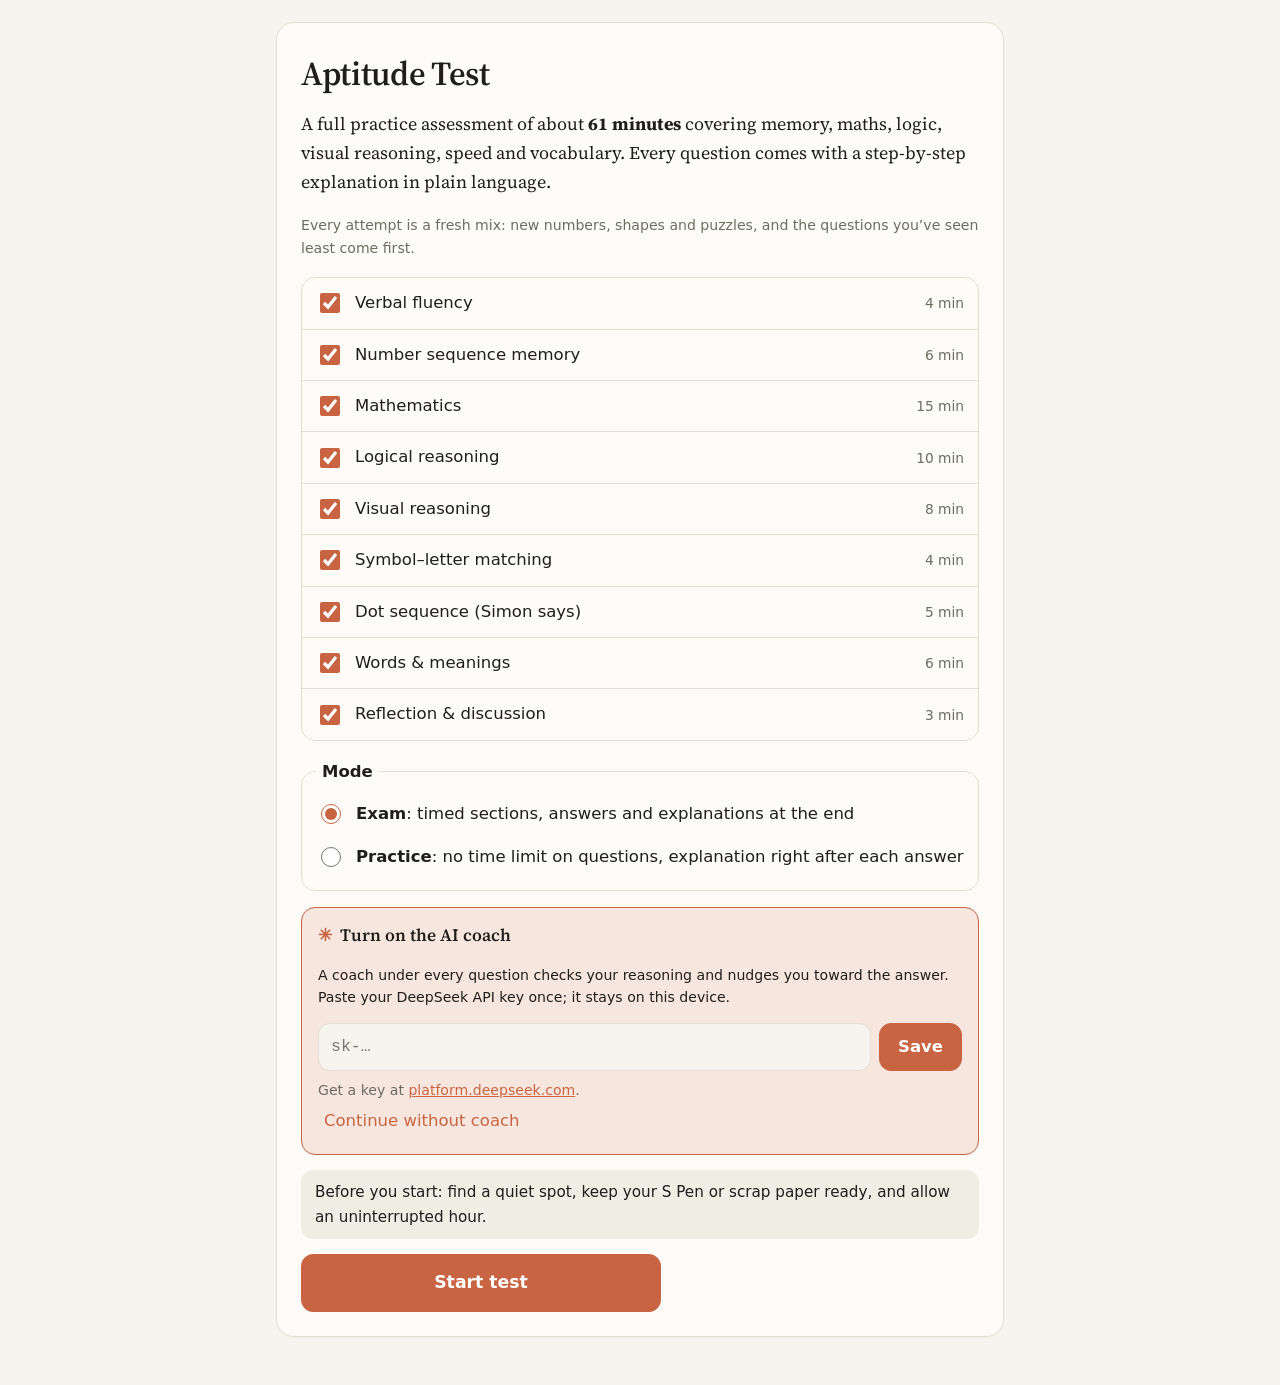
<file: index.html>
<!doctype html>
<html lang="en">
<head>
  <meta charset="utf-8">
  <meta name="viewport" content="width=device-width, initial-scale=1, viewport-fit=cover">
  <title>Aptitude Test</title>
  <meta name="description" content="A 1-hour aptitude test with an AI coach that guides your thinking: verbal fluency, number memory, maths, logic, visual reasoning, symbol matching, dot sequences and vocabulary.">
  <meta name="theme-color" content="#faf9f5" media="(prefers-color-scheme: light)">
  <meta name="theme-color" content="#262624" media="(prefers-color-scheme: dark)">
  <meta name="mobile-web-app-capable" content="yes">
  <link rel="preconnect" href="https://fonts.googleapis.com">
  <link rel="preconnect" href="https://fonts.gstatic.com" crossorigin>
  <link href="https://fonts.googleapis.com/css2?family=Source+Serif+4:opsz,wght@8..60,400;8..60,600&display=swap" rel="stylesheet">
  <link rel="stylesheet" href="styles.css">
</head>
<body>
  <header id="hdr" class="hdr" hidden>
    <button id="hdr-home" class="icon-btn" title="Back to start" aria-label="Back to start">⌂</button>
    <span id="hdr-section" class="sec"></span>
    <span id="hdr-timer" class="timer"></span>
    <span id="hdr-total" class="total"></span>
    <button id="hdr-skip" class="link" hidden>Skip</button>
    <button id="hdr-settings" class="icon-btn" title="Settings" aria-label="Settings">⚙</button>
  </header>
  <main id="app"></main>
  <dialog id="settings"></dialog>
  <noscript>This test needs JavaScript enabled.</noscript>
  <script src="generators.js"></script>
  <script src="questions.js"></script>
  <script src="coach.js"></script>
  <script src="scratch.js"></script>
  <script src="app.js"></script>
</body>
</html>
</file>
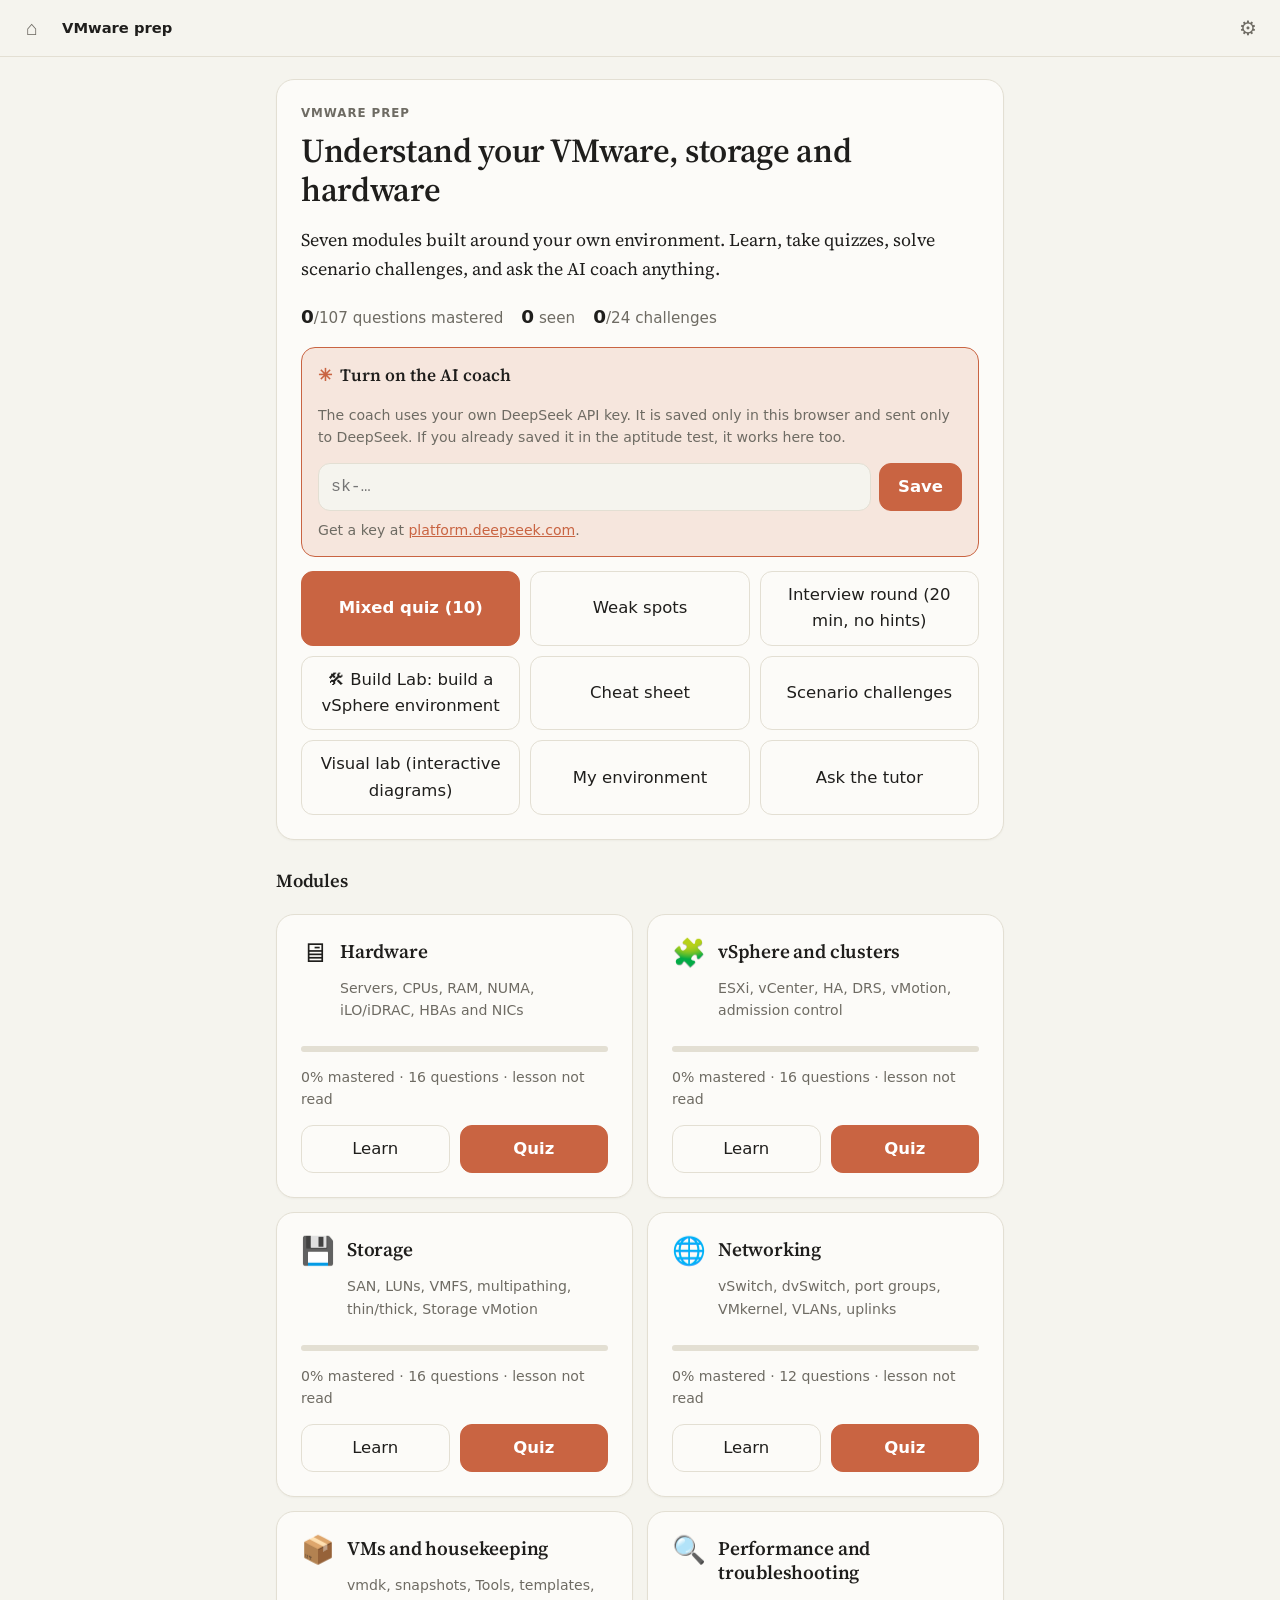
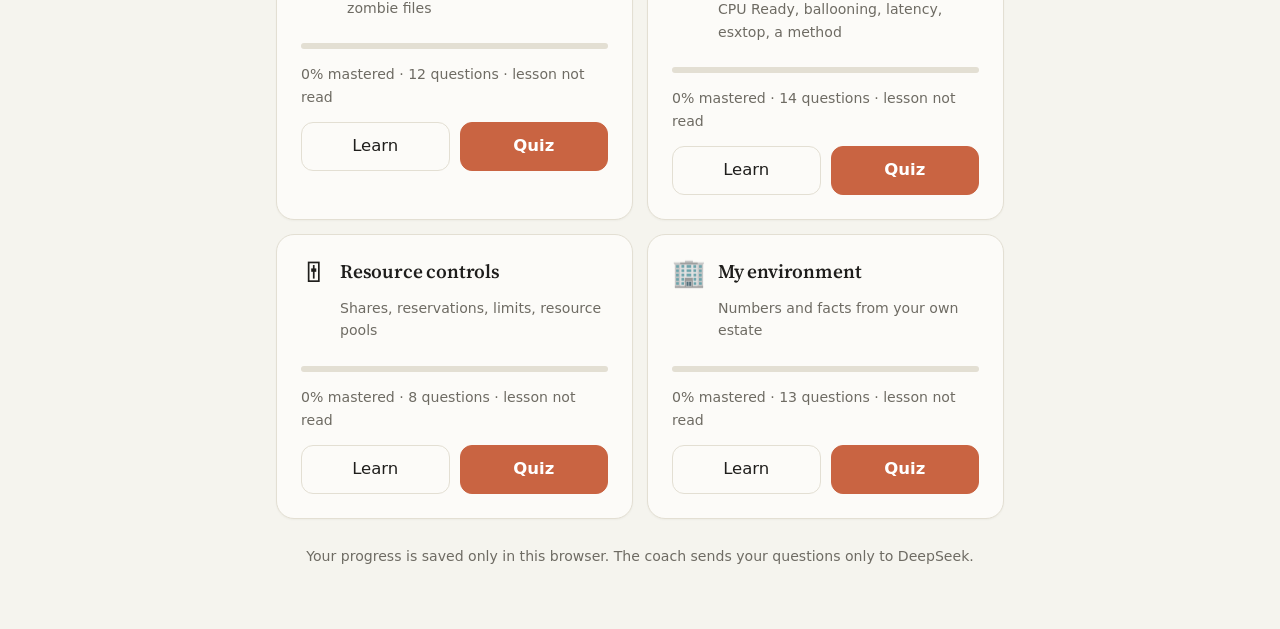
<file: vmware/index.html>
<!doctype html>
<html lang="en">
<head>
  <meta charset="utf-8">
  <meta name="viewport" content="width=device-width, initial-scale=1, viewport-fit=cover">
  <title>VMware Prep</title>
  <meta name="description" content="Learn VMware vSphere, storage and server hardware from the basics, using your own environment: lessons, quizzes, scenario challenges and an AI coach.">
  <meta name="theme-color" content="#faf9f5" media="(prefers-color-scheme: light)">
  <meta name="theme-color" content="#262624" media="(prefers-color-scheme: dark)">
  <meta name="mobile-web-app-capable" content="yes">
  <link rel="preconnect" href="https://fonts.googleapis.com">
  <link rel="preconnect" href="https://fonts.gstatic.com" crossorigin>
  <link href="https://fonts.googleapis.com/css2?family=Source+Serif+4:opsz,wght@8..60,400;8..60,600&display=swap" rel="stylesheet">
  <link rel="stylesheet" href="../styles.css">
  <link rel="stylesheet" href="vmware.css">
</head>
<body>
  <header id="hdr" class="hdr" hidden>
    <button id="hdr-home" class="icon-btn" title="Home" aria-label="Home">⌂</button>
    <span id="hdr-section" class="sec"></span>
    <span id="hdr-timer" class="timer"></span>
    <button id="hdr-settings" class="icon-btn" title="Settings" aria-label="Settings">⚙</button>
  </header>
  <main id="app"></main>
  <dialog id="settings"></dialog>
  <noscript>This app needs JavaScript enabled.</noscript>
  <script src="data-lessons.js"></script>
  <script src="data-questions.js"></script>
  <script src="data-challenges.js"></script>
  <script src="coach.js"></script>
  <script src="diagrams.js"></script>
  <script src="diagrams-more.js"></script>
  <script src="buildlab.js"></script>
  <script src="app.js"></script>
</body>
</html>
</file>
<file: styles.css>
/* Warm, calm theme: cream paper, terracotta accent, serif reading text. */
:root {
  --bg: #f5f4ee;
  --bg-soft: #efede4;
  --card: #fcfbf8;
  --ink: #1f1e1c;
  --muted: #6e6b63;
  --line: #e3dfd3;
  --accent: #c96442;
  --accent-hover: #b4573a;
  --accent-ink: #ffffff;
  --accent-soft: #f6e6dd;
  --ok: #3d7a55;
  --ok-soft: #e3efe4;
  --bad: #b5432f;
  --bad-soft: #f8e3dd;
  --c1: #c96442; --c2: #4f7aa6; --c3: #4f8a5b; --c4: #8a63a8;
  --radius: 18px;
  --serif: "Source Serif 4", "Iowan Old Style", Georgia, "Times New Roman", serif;
  --sans: system-ui, -apple-system, "Segoe UI", Roboto, "Helvetica Neue", sans-serif;
  color-scheme: light;
}
@media (prefers-color-scheme: dark) {
  :root:not([data-theme="light"]) {
    --bg: #262624; --bg-soft: #2c2c2a; --card: #30302e; --ink: #f2f0e8; --muted: #a8a49a; --line: #45443f;
    --accent: #d97757; --accent-hover: #e48a6c; --accent-ink: #1f1e1c; --accent-soft: #4a3329;
    --ok: #7fc495; --ok-soft: #2b3a2f; --bad: #f08c76; --bad-soft: #4a2c26;
    --c1: #e08a6a; --c2: #86aed6; --c3: #86c294; --c4: #c3a0e0;
    color-scheme: dark;
  }
}
:root[data-theme="dark"] {
  --bg: #262624; --bg-soft: #2c2c2a; --card: #30302e; --ink: #f2f0e8; --muted: #a8a49a; --line: #45443f;
  --accent: #d97757; --accent-hover: #e48a6c; --accent-ink: #1f1e1c; --accent-soft: #4a3329;
  --ok: #7fc495; --ok-soft: #2b3a2f; --bad: #f08c76; --bad-soft: #4a2c26;
  --c1: #e08a6a; --c2: #86aed6; --c3: #86c294; --c4: #c3a0e0;
  color-scheme: dark;
}

* { box-sizing: border-box; }
html { -webkit-text-size-adjust: 100%; -webkit-tap-highlight-color: transparent; }
body { margin: 0; background: var(--bg); color: var(--ink); font: 16.5px/1.6 var(--sans); }
main { max-width: 760px; margin: 0 auto; padding: 8px 16px calc(48px + env(safe-area-inset-bottom)); }
h1, h2, h3 { font-family: var(--serif); font-weight: 600; letter-spacing: -.01em; }
h1 { font-size: 2.1rem; margin: 0 0 .35em; line-height: 1.15; }
h2 { font-size: 1.45rem; margin: 0 0 .5em; line-height: 1.25; }
h3 { margin: 1.6em 0 .6em; font-size: 1.15rem; }
a { color: var(--accent); }
kbd { border: 1px solid var(--line); border-bottom-width: 2px; border-radius: 5px; padding: 0 .35em; font-size: .88em; }
code { background: var(--bg-soft); border-radius: 5px; padding: 0 .3em; font-size: .9em; }
.muted { color: var(--muted); }
.small { font-size: .88rem; }

.card { background: var(--card); border: 1px solid var(--line); border-radius: var(--radius); padding: 24px; margin-top: 14px; box-shadow: 0 1px 2px rgb(60 50 30 / .04); }
.card.center { text-align: center; }
.kicker { text-transform: uppercase; letter-spacing: .08em; font-size: .74rem; font-weight: 600; color: var(--muted); margin: 0 0 .7em; }
.lead { font-family: var(--serif); font-size: 1.12rem; }
.tip { background: var(--bg-soft); border-radius: 12px; padding: 10px 14px; font-size: .95rem; }
.spark { color: var(--accent); font-weight: 700; }

/* header */
.hdr {
  position: sticky; top: 0; z-index: 10; display: flex; align-items: center; gap: 10px;
  padding: 8px 12px; padding-top: calc(8px + env(safe-area-inset-top));
  background: color-mix(in srgb, var(--bg) 88%, transparent); backdrop-filter: blur(10px);
  border-bottom: 1px solid var(--line); font-size: .92rem;
}
.hdr[hidden] { display: none; }
.hdr .sec { font-weight: 600; flex: 1; min-width: 0; overflow: hidden; text-overflow: ellipsis; white-space: nowrap; }
.hdr .timer { font-variant-numeric: tabular-nums; font-weight: 700; }
.hdr .timer.warn { color: var(--bad); }
.hdr .total { color: var(--muted); font-variant-numeric: tabular-nums; }
.icon-btn { background: none; border: 0; color: var(--muted); font-size: 1.25rem; width: 40px; height: 40px; border-radius: 10px; cursor: pointer; }
.icon-btn:hover { background: var(--bg-soft); color: var(--ink); }
.link { background: none; border: 0; color: var(--accent); cursor: pointer; font: inherit; padding: 6px; }
@media (max-width: 560px) { .hdr .total { display: none; } }

/* buttons */
.btn {
  font: inherit; font-weight: 500; border: 1px solid var(--line); background: var(--card); color: var(--ink);
  padding: 10px 18px; border-radius: 12px; cursor: pointer; min-height: 46px; touch-action: manipulation;
}
.btn:hover:not(:disabled) { border-color: var(--accent); }
.btn:disabled { opacity: .45; cursor: default; }
.btn.primary { background: var(--accent); color: var(--accent-ink); border-color: var(--accent); font-weight: 600; }
.btn.primary:hover:not(:disabled) { background: var(--accent-hover); border-color: var(--accent-hover); }
.btn.ghost { background: transparent; min-height: 38px; padding: 6px 12px; }
.btn.big { font-size: 1.08rem; padding: 14px 28px; width: 100%; max-width: 360px; }
button:focus-visible, input:focus-visible, textarea:focus-visible, select:focus-visible, summary:focus-visible { outline: 3px solid color-mix(in srgb, var(--accent) 60%, transparent); outline-offset: 2px; }
input, textarea, select { font: inherit; color: var(--ink); }

/* start screen */
.hero h1 { margin-top: .2em; }
.toc { list-style: none; padding: 0; margin: 18px 0; border: 1px solid var(--line); border-radius: 14px; overflow: hidden; background: var(--card); }
.toc li + li { border-top: 1px solid var(--line); }
.toc label { display: flex; gap: 12px; align-items: center; padding: 12px 14px; cursor: pointer; min-height: 50px; }
.toc label span { flex: 1; }
.toc small { color: var(--muted); font-variant-numeric: tabular-nums; }
.toc input, .mode input { width: 20px; height: 20px; accent-color: var(--accent); flex: none; }
.mode { border: 1px solid var(--line); border-radius: 14px; padding: 8px 14px 12px; margin: 0 0 16px; }
.mode legend { font-weight: 600; padding: 0 6px; }
.mode label { display: flex; gap: 12px; align-items: flex-start; padding: 8px 0; cursor: pointer; }
.mode input { margin-top: .2em; }
.coach-setup:empty { display: none; }
.coach-card { border: 1px solid var(--accent); background: var(--accent-soft); border-radius: 14px; padding: 14px 16px; margin: 0 0 14px; }
.coach-card .coach-title { margin: 0 0 4px; }
.coach-ok { display: flex; gap: 10px; align-items: flex-start; background: var(--bg-soft); border-radius: 12px; padding: 10px 14px; margin: 0 0 14px; font-size: .95rem; }
.coach-ok span:nth-child(2) { flex: 1; }

/* questions */
.qtext { font-family: var(--serif); font-size: 1.2rem; line-height: 1.5; margin-bottom: 18px; }
.qtext.sm { font-size: 1.05rem; margin: 10px 0; }
.qtext ul { margin: .5em 0; padding-left: 1.3em; }
.seq { font-size: 1.45rem; font-weight: 600; letter-spacing: .03em; margin: .45em 0 0; font-variant-numeric: tabular-nums; }
.options { display: grid; gap: 10px; }
.options.visual { grid-template-columns: repeat(4, minmax(0, 1fr)); }
.opt {
  display: flex; align-items: center; gap: 14px; text-align: left; font: inherit; color: var(--ink);
  background: var(--card); border: 1.5px solid var(--line); border-radius: 14px; padding: 12px 14px; cursor: pointer;
  min-height: 56px; touch-action: manipulation; transition: border-color .12s, background .12s;
}
.opt:hover:not(:disabled) { border-color: var(--accent); }
.opt .lbl {
  flex: none; width: 30px; height: 30px; border-radius: 50%; display: grid; place-items: center;
  background: var(--bg-soft); font-weight: 700; font-size: .85rem; color: var(--muted);
}
.opt.sel { border-color: var(--accent); background: var(--accent-soft); }
.opt.sel .lbl { background: var(--accent); color: var(--accent-ink); }
.opt.right { border-color: var(--ok); background: var(--ok-soft); }
.opt.right .lbl { background: var(--ok); color: var(--card); }
.opt.wrong { border-color: var(--bad); background: var(--bad-soft); }
.opt:disabled { cursor: default; }
.options.visual .opt { flex-direction: column; padding: 8px; gap: 6px; }
.options.visual .otext { width: 100%; }
.options.mini { grid-template-columns: repeat(4, minmax(0, 72px)); margin: 8px 0; }
.options.mini .opt { cursor: default; min-height: 0; }

.fig { display: block; width: 100%; height: auto; }
.fig .frame { fill: var(--card); stroke: var(--line); stroke-width: 1.5; }
.fig .frame.dashed { stroke-dasharray: 4 3; stroke: var(--muted); }
.fig .qm { font: 700 24px var(--serif); fill: var(--muted); }
.fig .gridline { stroke: var(--line); stroke-width: 1; fill: none; }
.fig .ink { fill: var(--ink); }
.fig .ink-outline { fill: var(--accent-soft); stroke: var(--ink); stroke-width: 2; }
.fig .shade { fill: var(--c1); opacity: .6; }
.fig .cell { fill: none; stroke: var(--line); stroke-width: 1.2; }
.fig .dot { fill: var(--ink); stroke: var(--card); stroke-width: 1; }
.figure { margin: 0 0 18px; }
.target { display: flex; align-items: center; gap: 12px; max-width: 240px; }
.target span { font-weight: 600; color: var(--muted); }
.target .fig { width: 120px; border: 2px dashed var(--line); border-radius: 14px; }
.seqrow { display: flex; align-items: center; gap: 4px; max-width: 520px; }
.seqrow .fig { flex: 1; min-width: 0; }
.seqrow .arrow { color: var(--muted); font-size: .85rem; }

.nav {
  position: sticky; bottom: 0; z-index: 4; display: flex; justify-content: space-between; gap: 10px;
  margin: 18px -24px -24px; padding: 12px 24px calc(12px + env(safe-area-inset-bottom));
  background: color-mix(in srgb, var(--card) 92%, transparent); backdrop-filter: blur(8px);
  border-top: 1px solid var(--line); border-radius: 0 0 var(--radius) var(--radius);
}
.nav .btn { flex: 1; max-width: 220px; }
.nav .btn.primary { margin-left: auto; }
.pips { display: flex; flex-wrap: wrap; gap: 6px; margin-top: 18px; }
.pip {
  width: 34px; height: 34px; border-radius: 9px; border: 1px solid var(--line); background: var(--card);
  color: var(--muted); font: inherit; font-size: .8rem; cursor: pointer;
}
.pip.done { background: var(--accent-soft); color: var(--ink); }
.pip.cur { border: 2px solid var(--accent); color: var(--ink); font-weight: 700; }

.feedback { margin-top: 16px; border-radius: 14px; padding: 12px 16px; }
.feedback.ok { background: var(--ok-soft); }
.feedback.bad { background: var(--bad-soft); }
.verdict { font-weight: 600; margin: 0 0 .4em; }
.steps { margin: .4em 0; padding-left: 1.3em; }
.steps li { margin: .35em 0; }
.trick { margin: .6em 0 0; padding: 8px 12px; border-left: 3px solid var(--accent); background: var(--card); border-radius: 0 10px 10px 0; }

/* ---------- AI coach ---------- */
.coach { margin-top: 18px; border: 1px solid var(--line); border-radius: 16px; background: var(--bg-soft); overflow: hidden; }
.coach-head {
  display: flex; width: 100%; align-items: center; justify-content: space-between; gap: 10px;
  padding: 12px 16px; background: none; border: 0; color: var(--ink); font: inherit; cursor: pointer; text-align: left; min-height: 52px;
}
div.coach-head { cursor: default; }
.coach-title { font-family: var(--serif); font-weight: 600; font-size: 1.08rem; display: flex; align-items: center; gap: 8px; }
.coach .keyform, .coach-body { padding: 0 16px 14px; }
.coach:not(.open) .coach-body { display: none; }
.coach-intro { margin: 0 0 10px; color: var(--muted); font-size: .95rem; }
.msgs { display: flex; flex-direction: column; gap: 10px; max-height: min(55vh, 460px); overflow-y: auto; overscroll-behavior: contain; }
.msgs:empty { display: none; }
.msg { display: flex; }
.msg.user { justify-content: flex-end; }
.msg .bubble { max-width: 88%; padding: 10px 14px; border-radius: 16px; line-height: 1.55; overflow-wrap: anywhere; }
.msg.user .bubble { background: var(--accent-soft); border-bottom-right-radius: 6px; }
.msg.assistant .bubble { background: var(--card); border: 1px solid var(--line); border-bottom-left-radius: 6px; font-family: var(--serif); font-size: 1.04rem; }
.bubble p { margin: 0 0 .5em; }
.bubble p:last-child { margin-bottom: 0; }
.bubble ul, .bubble ol { margin: .3em 0 .5em; padding-left: 1.3em; }
.typing { display: inline-flex; gap: 4px; padding: 4px 0; }
.typing i { width: 7px; height: 7px; border-radius: 50%; background: var(--muted); animation: blink 1.2s infinite; }
.typing i:nth-child(2) { animation-delay: .2s; }
.typing i:nth-child(3) { animation-delay: .4s; }
@keyframes blink { 0%, 80%, 100% { opacity: .25; } 40% { opacity: 1; } }
.coach-err { color: var(--bad); font-size: .92rem; margin: 10px 0 0; }
.chips-row { display: flex; gap: 8px; overflow-x: auto; padding: 12px 0 10px; scrollbar-width: none; }
.chips-row::-webkit-scrollbar { display: none; }
.chip-btn {
  flex: none; font: inherit; font-size: .88rem; color: var(--ink); background: var(--card); border: 1px solid var(--line);
  border-radius: 999px; padding: 8px 14px; cursor: pointer; white-space: nowrap; min-height: 40px;
}
.chip-btn:hover { border-color: var(--accent); }
.ask { display: flex; gap: 8px; align-items: flex-end; background: var(--card); border: 1.5px solid var(--line); border-radius: 16px; padding: 6px 6px 6px 12px; }
.ask:focus-within { border-color: var(--accent); }
.ask textarea {
  flex: 1; border: 0; background: transparent; resize: none; min-height: 64px; max-height: 220px; padding: 8px 0;
  font-size: 1.05rem; line-height: 1.5; outline: none;
}
.send { min-width: 46px; width: 46px; height: 46px; padding: 0; border-radius: 12px; font-size: 1.25rem; }
.keyform .row input { font-family: ui-monospace, monospace; }
.keymsg { margin: 8px 0 0; }

/* ---------- scratch paper ---------- */
.scratch { margin-top: 12px; border: 1px solid var(--line); border-radius: 16px; background: var(--card); }
.scratch summary { cursor: pointer; padding: 12px 16px; font-weight: 600; min-height: 50px; display: flex; align-items: center; list-style: none; }
.scratch summary::-webkit-details-marker { display: none; }
.scratch summary::after { content: '▾'; margin-left: auto; color: var(--muted); transition: transform .15s; }
.scratch[open] summary::after { transform: rotate(180deg); }
#scratch { padding: 0 12px 12px; }
.scratch-bar { display: flex; gap: 8px; align-items: center; margin-bottom: 8px; flex-wrap: wrap; }
.seg { display: inline-flex; border: 1px solid var(--line); border-radius: 10px; overflow: hidden; margin-right: auto; }
.seg button { font: inherit; font-size: .9rem; border: 0; background: var(--card); color: var(--ink); padding: 8px 14px; cursor: pointer; min-height: 38px; }
.seg button.on { background: var(--accent-soft); color: var(--accent); font-weight: 600; }
.scratch-canvas {
  display: block; width: 100%; aspect-ratio: 4 / 3; max-height: 70vh; border-radius: 12px; touch-action: none; cursor: crosshair;
  border: 1px solid var(--line);
  background-color: var(--card);
  background-image: linear-gradient(var(--bg-soft) 1px, transparent 1px), linear-gradient(90deg, var(--bg-soft) 1px, transparent 1px);
  background-size: 24px 24px;
}
.scratch-hint { margin: 6px 2px 0; }

/* memory */
.flash { font-family: var(--serif); font-size: 5.5rem; font-weight: 600; height: 7rem; line-height: 7rem; font-variant-numeric: tabular-nums; }
.digits { font-size: 1.9rem; letter-spacing: .3em; text-align: center; width: 100%; max-width: 320px; padding: 12px; border: 1.5px solid var(--line); border-radius: 14px; background: var(--bg); color: var(--ink); display: block; margin: 0 auto 12px; }
.board { position: relative; width: 100%; max-width: 380px; aspect-ratio: 1; margin: 12px auto; background: var(--bg-soft); border: 1px solid var(--line); border-radius: 18px; touch-action: manipulation; }
.spot {
  position: absolute; width: 16%; aspect-ratio: 1; transform: translate(-50%, -50%); border-radius: 50%;
  border: 2px solid var(--line); background: var(--card); padding: 0; transition: background .12s, transform .12s;
}
.board.live .spot { cursor: pointer; }
.spot.lit { background: var(--accent); border-color: var(--accent); transform: translate(-50%, -50%) scale(1.12); }
.big-verdict { font-family: var(--serif); font-size: 1.7rem; font-weight: 600; margin: .4em 0; }
.big-verdict.ok { color: var(--ok); }
.big-verdict.bad { color: var(--bad); }

/* coding */
.codekey { display: grid; grid-template-columns: repeat(9, minmax(0, 1fr)); border: 1px solid var(--line); border-radius: 12px; overflow: hidden; margin: 14px 0; background: var(--card); }
.codekey div { display: flex; flex-direction: column; align-items: center; padding: 6px 0; font-weight: 700; }
.codekey div + div { border-left: 1px solid var(--line); }
.codekey .sym { font-size: 1.4rem; border-bottom: 1px solid var(--line); width: 100%; text-align: center; padding-bottom: 4px; margin-bottom: 4px; }
.prompt { font-size: 4.5rem; font-weight: 700; line-height: 1.2; margin: 10px 0; border-radius: 16px; }
.prompt.ok { animation: okflash .35s; }
.prompt.bad { animation: badflash .35s; }
@keyframes okflash { from { background: var(--ok-soft); } }
@keyframes badflash { from { background: var(--bad-soft); } }
.choices { display: grid; grid-template-columns: repeat(9, minmax(0, 1fr)); gap: 6px; }
.choice { padding: 10px 0; font-size: 1.3rem; font-weight: 700; min-height: 54px; }

/* fluency */
.row { display: flex; gap: 8px; }
.row.gap { flex-wrap: wrap; gap: 10px; margin-top: 18px; }
.row input { flex: 1; min-width: 0; padding: 10px 12px; border: 1.5px solid var(--line); border-radius: 12px; background: var(--bg); min-height: 46px; }
.chips { display: flex; flex-wrap: wrap; gap: 6px; }
.chip { background: var(--accent-soft); border-radius: 999px; padding: 3px 12px; font-size: .92rem; }
.chip.x { background: var(--bad-soft); text-decoration: line-through; color: var(--muted); }

/* reflection */
.reflect { display: block; margin: 0 0 16px; }
.reflect span { display: block; font-weight: 600; margin-bottom: 6px; }
.reflect textarea { width: 100%; padding: 10px; border: 1.5px solid var(--line); border-radius: 12px; background: var(--bg); resize: vertical; min-height: 84px; }

/* results */
.score { display: flex; align-items: baseline; gap: 14px; flex-wrap: wrap; margin: 12px 0 18px; }
.score .num { font-family: var(--serif); font-size: 3.2rem; font-weight: 600; color: var(--accent); line-height: 1; }
.summary { width: 100%; border-collapse: collapse; }
.summary th, .summary td { text-align: left; vertical-align: top; padding: 10px 6px; border-top: 1px solid var(--line); }
.summary th { width: 38%; font-weight: 600; }
.meter { height: 6px; background: var(--line); border-radius: 3px; margin-top: 6px; overflow: hidden; max-width: 220px; }
.meter span { display: block; height: 100%; background: var(--accent); }
.rev { border: 1px solid var(--line); border-radius: 12px; padding: 10px 14px; margin: 8px 0; }
.rev.bad { border-color: var(--bad); }
.rev summary { cursor: pointer; font-weight: 600; }
.rev[open] summary { margin-bottom: 6px; }

/* settings dialog */
dialog { border: 1px solid var(--line); border-radius: var(--radius); background: var(--card); color: var(--ink); padding: 22px; width: min(480px, calc(100vw - 32px)); }
dialog::backdrop { background: rgb(20 18 15 / .45); }
.settings h2 { margin-top: 0; }
.field { display: grid; gap: 6px; margin: 14px 0; }
.field span { font-weight: 600; }
.field select { padding: 10px; border: 1.5px solid var(--line); border-radius: 12px; background: var(--bg); min-height: 46px; }

/* phones */
@media (max-width: 560px) {
  main { padding-left: 12px; padding-right: 12px; }
  .card { padding: 18px 16px; border-radius: 16px; }
  .nav { margin: 16px -16px -18px; padding-left: 16px; padding-right: 16px; border-radius: 0 0 16px 16px; }
  h1 { font-size: 1.8rem; }
  .qtext { font-size: 1.13rem; }
  .options.visual { grid-template-columns: repeat(2, minmax(0, 1fr)); }
  .choices { grid-template-columns: repeat(5, minmax(0, 1fr)); }
  .codekey .sym { font-size: 1.1rem; }
  .summary th, .summary td { display: block; width: 100%; padding: 4px 0; }
  .summary td { border-top: 0; padding-bottom: 12px; }
}

@media print {
  .hdr, .btn, .coach, .scratch, .nav { display: none !important; }
  .card { border: 0; padding: 0; box-shadow: none; }
}
</file>
<file: vmware/vmware.css>
/* VMware prep: small additions on top of ../styles.css */
.stat-line { display: flex; flex-wrap: wrap; gap: 6px 18px; margin: 10px 0 16px; color: var(--muted); font-size: .95rem; }
.stat-line strong { color: var(--ink); font-size: 1.15rem; }
.actions { display: grid; grid-template-columns: repeat(auto-fit, minmax(210px, 1fr)); gap: 10px; margin-top: 6px; }
.sect { margin: 26px 0 4px; }
.mods { display: grid; grid-template-columns: repeat(auto-fit, minmax(300px, 1fr)); gap: 0 14px; }
.mod h2 { margin: 0; font-size: 1.2rem; }
.mod-head { display: flex; gap: 12px; align-items: flex-start; margin-bottom: 10px; }
.mod-ic { font-size: 1.7rem; line-height: 1; }
.mod .row.gap { margin-top: 10px; }
.mod .row.gap .btn { flex: 1; }
.foot { text-align: center; margin-top: 26px; }
p.center { text-align: center; }
.prose p { margin: .5em 0; }
.prose ul, .prose ol { padding-left: 1.3em; margin: .5em 0; }
.prose li { margin: .35em 0; }
.card h2 + .prose { margin-top: .2em; }
.yours { border-color: var(--accent); background: var(--accent-soft); }
.yours p:last-child { margin-bottom: 0; }
.summary.wide { min-width: 560px; }
.summary.wide th { width: auto; }
.scrollx { overflow-x: auto; }
.chal { display: flex; flex-direction: column; align-items: flex-start; gap: 4px; width: 100%; text-align: left; font: inherit; color: var(--ink); cursor: pointer; margin-top: 10px; padding: 16px 18px; }
.chal:hover { border-color: var(--accent); }
.chal-t { font-family: var(--serif); font-size: 1.1rem; font-weight: 600; }
.tag { display: inline-block; border-radius: 999px; padding: 1px 10px; font-size: .74rem; font-weight: 600; letter-spacing: .04em; text-transform: uppercase; background: var(--bg-soft); color: var(--muted); }
.tag.l1 { background: var(--ok-soft); color: var(--ok); }
.tag.l2 { background: var(--accent-soft); color: var(--accent); }
.tag.l3 { background: var(--bad-soft); color: var(--bad); }
.checks { display: grid; gap: 8px; margin: 10px 0; }
.chk { display: flex; gap: 12px; align-items: flex-start; padding: 8px 4px; cursor: pointer; }
.chk input { width: 20px; height: 20px; accent-color: var(--accent); margin-top: .2em; flex: none; }
.score-line { margin: 4px 0 18px; }
.model { background: var(--bg-soft); border-radius: 12px; padding: 12px 14px; font-family: var(--serif); }
.nav { margin-top: 18px; }
#coach { margin-top: 14px; }
.card .meter { max-width: none; }
/* keep the multi-column hardware table as a real table on phones */
@media (max-width: 560px) {
  .summary.wide th, .summary.wide td { display: table-cell; width: auto; padding: 8px 6px; border-top: 1px solid var(--line); font-size: .9rem; }
  .summary.wide tr:first-child th { border-top: 0; }
}

/* ---------- interactive diagrams ---------- */
.wmount { margin-top: 16px; }
.widget { border: 1px solid var(--line); border-radius: 16px; background: var(--bg-soft); padding: 14px; }
.w-title { font-family: var(--serif); font-weight: 600; font-size: 1.1rem; }
.w-hint { margin: .2em 0 .8em; color: var(--muted); font-size: .9rem; }
.d-svg { width: 100%; height: auto; display: block; max-width: 460px; margin: 0 auto; }
.d-chassis { fill: var(--card); stroke: var(--line); stroke-width: 2; }
.d-box { fill: var(--card); stroke: var(--line); stroke-width: 1.5; transition: stroke .12s, fill .12s; }
.d-plain { fill: none; stroke-dasharray: 4 4; }
.d-core { fill: var(--accent-soft); stroke: var(--line); }
.d-t { font: 600 11.5px var(--sans); fill: var(--ink); pointer-events: none; }
.d-s { font: 10px var(--sans); fill: var(--muted); pointer-events: none; }
.d-x { font: 700 16px var(--sans); fill: var(--bad); }
.d-node { cursor: pointer; outline: none; }
.d-node:hover .d-box, .d-node:focus-visible .d-box { stroke: var(--accent); }
.d-node.sel .d-box { stroke: var(--accent); stroke-width: 2.5; fill: var(--accent-soft); }
.d-node.bad .d-box { stroke: var(--bad); fill: var(--bad-soft); }
.d-line { stroke: var(--muted); stroke-width: 2; stroke-linejoin: round; }
.d-line.flow { stroke: var(--ok); stroke-width: 3; stroke-dasharray: 7 6; animation: dflow 1s linear infinite; }
.d-line.dead { stroke: var(--bad); stroke-dasharray: 3 6; opacity: .65; }
@keyframes dflow { to { stroke-dashoffset: -26; } }
@media (prefers-reduced-motion: reduce) { .d-line.flow { animation: none; } }
.w-panel { margin-top: 12px; display: grid; gap: 8px; }
.w-info { background: var(--card); border: 1px solid var(--line); border-radius: 12px; padding: 10px 14px; }
.w-info strong { display: block; }
.w-info p { margin: .25em 0 0; font-size: .95rem; }
.w-ctrl { display: flex; flex-wrap: wrap; gap: 8px; margin: 12px 0 0; }
.w-ctrl .btn.on { background: var(--accent-soft); border-color: var(--accent); }
.w-range { display: grid; gap: 4px; margin: 10px 0; }
.w-range input[type=range] { width: 100%; accent-color: var(--accent); height: 32px; }
.w-range select { padding: 10px; border: 1.5px solid var(--line); border-radius: 12px; background: var(--bg); min-height: 44px; }
.w-alert { background: var(--bad-soft); color: var(--bad); border-radius: 10px; padding: 8px 12px; font-weight: 600; margin: 10px 0 0; }
.w-note { background: var(--card); border-left: 3px solid var(--accent); border-radius: 0 10px 10px 0; padding: 8px 12px; margin: 10px 0 0; font-size: .92rem; }
.w-bar { height: 8px; background: var(--line); border-radius: 4px; overflow: hidden; margin: 6px 0 2px; }
.w-bar span { display: block; height: 100%; background: var(--accent); }

/* cluster */
.hosts { display: grid; grid-template-columns: repeat(4, minmax(0, 1fr)); gap: 8px; margin-top: 6px; }
.host { font: inherit; color: var(--ink); background: var(--card); border: 1.5px solid var(--line); border-radius: 12px; padding: 10px 6px; display: grid; gap: 6px; justify-items: center; cursor: pointer; min-height: 110px; touch-action: manipulation; }
.host:hover:not(.down) { border-color: var(--bad); }
.host.down { background: var(--bad-soft); border-color: var(--bad); color: var(--muted); cursor: default; }
.dots { display: grid; grid-template-columns: repeat(5, 9px); gap: 4px; }
.dots i { width: 9px; height: 9px; border-radius: 50%; background: var(--line); }
.dots i.on { background: var(--c2); }
.host.down .dots i.on { background: var(--bad); opacity: .35; }

/* numa */
.numa { display: grid; grid-template-columns: 1fr 1fr; gap: 10px; margin-top: 8px; }
.numa-node { background: var(--card); border: 1.5px solid var(--line); border-radius: 12px; padding: 10px; display: grid; gap: 4px; }
.numa-node.hot { border-color: var(--ok); }
.numa-node.hot.span { border-color: var(--accent); }
.numa-node small { color: var(--muted); }
.cores { display: grid; grid-template-columns: repeat(8, 1fr); gap: 3px; margin: 4px 0; }
.cores i { height: 12px; border-radius: 3px; background: var(--line); }
.cores i.on { background: var(--c2); }

/* datastore */
.ds { position: relative; height: 36px; background: var(--card); border: 1.5px solid var(--line); border-radius: 10px; overflow: hidden; margin-top: 10px; }
.ds-used { height: 100%; display: flex; align-items: center; padding-left: 10px; font-weight: 700; color: var(--card); white-space: nowrap; transition: width .12s; }
.ds-used.ok { background: var(--ok); } .ds-used.warn { background: #c9902b; } .ds-used.bad { background: var(--bad); }
.ds-mark { position: absolute; top: 0; bottom: 0; width: 2px; background: var(--ink); opacity: .5; }
.ds-mark.m80 { left: 80%; } .ds-mark.m90 { left: 90%; }
.ds-lab { display: flex; justify-content: space-between; margin: 4px 0 0; }

/* snapshot */
.snap { display: flex; gap: 0; height: 70px; margin-top: 10px; border-radius: 10px; overflow: hidden; border: 1.5px solid var(--line); background: var(--card); }
.snap-base { flex: 1 1 auto; padding: 8px 10px; font-size: .85rem; background: var(--accent-soft); min-width: 90px; }
.snap-delta { background: var(--bad); color: var(--card); padding: 8px 10px; font-size: .85rem; font-weight: 600; min-width: 4%; white-space: nowrap; overflow: hidden; transition: width .12s; }

/* files */
.files { display: grid; gap: 6px; }
.file { font: inherit; color: var(--ink); text-align: left; background: var(--card); border: 1.5px solid var(--line); border-radius: 10px; padding: 9px 12px; cursor: pointer; display: flex; flex-direction: column; gap: 1px; min-height: 46px; touch-action: manipulation; }
.file code { background: none; padding: 0; font-weight: 600; word-break: break-all; }
.file small { color: var(--muted); }
.file:hover, .file.sel { border-color: var(--accent); background: var(--accent-soft); }

/* flow */
.crumbs { display: flex; gap: 6px; margin-bottom: 8px; }
.crumbs span { width: 24px; height: 24px; border-radius: 50%; background: var(--accent); color: var(--accent-ink); display: grid; place-items: center; font-size: .8rem; font-weight: 700; }
.flow-q { font-family: var(--serif); font-size: 1.1rem; margin: .3em 0 .8em; }
.flow-o { display: grid; gap: 8px; }

/* cpu ready */
.cpu { display: grid; gap: 10px; margin-top: 10px; }
.cpu-row small { color: var(--muted); }
.cpu-cells { display: flex; flex-wrap: wrap; gap: 3px; margin-top: 4px; align-items: center; }
.cpu-cells i { width: 14px; height: 14px; border-radius: 3px; background: var(--c2); }
.cpu-cells i.core { background: var(--ok); }
.cpu-cells i.v.wait { background: var(--bad); }

/* env map */
.tiles { display: flex; flex-wrap: wrap; gap: 8px; }
.tile { font: inherit; color: var(--ink); background: var(--card); border: 1.5px solid var(--line); border-radius: 12px; padding: 12px; text-align: left; display: grid; gap: 2px; cursor: pointer; min-height: 64px; touch-action: manipulation; }
.tile small { color: var(--muted); }
.tile.flag { border-color: var(--accent); background: var(--accent-soft); }
.tile:hover, .tile.sel { border-color: var(--ink); }
@media (max-width: 420px) { .numa { grid-template-columns: 1fr; } }

/* quiz pictures and new diagram bits */
.qfig { background: var(--bg-soft); border: 1px solid var(--line); border-radius: 14px; padding: 10px; margin: 0 0 16px; }
.qfig.after { background: var(--card); margin: 12px 0 0; }
.d-box.hot { stroke: var(--accent); fill: var(--accent-soft); }
.d-box.ok { stroke: var(--ok); fill: var(--ok-soft); }
.d-box.bad { stroke: var(--bad); fill: var(--bad-soft); }
.d-dot { fill: var(--c2); }
.d-dot.dim { fill: var(--bad); opacity: .4; }
.d-fill { fill: var(--c2); opacity: .35; }
.dsmig { display: grid; grid-template-columns: 1fr auto 1fr; gap: 8px; align-items: center; margin-top: 6px; }
.dsm { background: var(--card); border: 1.5px solid var(--line); border-radius: 12px; padding: 10px; min-height: 96px; display: grid; gap: 8px; align-content: start; }
.dsm.new { border-color: var(--ok); background: var(--ok-soft); }
.dsm.off, .dsm.gone { border-style: dashed; opacity: .6; }
.dsm small { color: var(--muted); }
.chipsrow { display: flex; flex-wrap: wrap; gap: 5px; }
.chipsrow i { width: 18px; height: 18px; border-radius: 5px; background: var(--c2); }
.dsarrow { font-size: .8rem; color: var(--muted); text-align: center; max-width: 64px; }
@media (max-width: 420px) { .dsmig { grid-template-columns: 1fr; } .dsarrow { max-width: none; } }

/* ---------- Build Lab ---------- */
.bl h2 { margin-top: 1em; }
.bl h3 { margin: 1.2em 0 .5em; font-size: 1.02rem; }
.bl-steps { display: flex; gap: 6px; overflow-x: auto; padding-bottom: 6px; scrollbar-width: thin; }
.bl-pill { font: inherit; font-size: .82rem; white-space: nowrap; border: 1px solid var(--line); background: var(--card); color: var(--muted); border-radius: 999px; padding: 5px 11px; cursor: pointer; }
.bl-pill.done { background: var(--ok-soft); color: var(--ink); border-color: var(--ok); }
.bl-pill.cur { background: var(--accent); color: var(--accent-ink); border-color: var(--accent); font-weight: 600; }
.bl-pill:disabled { opacity: .45; cursor: default; }
.bl-budget { display: grid; grid-template-columns: auto 1fr auto; gap: 10px; align-items: center; margin: 10px 0 4px; font-size: .9rem; }
.bl-budget .w-bar { margin: 0; }
.bl-cards { display: grid; grid-template-columns: repeat(auto-fit, minmax(150px, 1fr)); gap: 8px; }
.bl-cards.four { grid-template-columns: repeat(auto-fit, minmax(110px, 1fr)); }
.bl-card { font: inherit; color: var(--ink); text-align: left; background: var(--card); border: 1.5px solid var(--line); border-radius: 12px; padding: 10px 12px; cursor: pointer; display: grid; gap: 3px; align-content: start; min-height: 58px; touch-action: manipulation; }
.bl-card small { color: var(--muted); font-size: .82rem; line-height: 1.35; }
.bl-card em { font-style: normal; font-size: .78rem; font-weight: 600; color: var(--accent); }
.bl-card:hover:not(:disabled) { border-color: var(--accent); }
.bl-card.on { border-color: var(--accent); background: var(--accent-soft); box-shadow: inset 0 0 0 1px var(--accent); }
.bl-card.off { opacity: .5; cursor: not-allowed; background: var(--bg-soft); }
.bl-card.off em { color: var(--bad); }
.bl-step { display: flex; align-items: center; gap: 10px; margin: 8px 0; }
.bl-step span { flex: 1; }
.bl-step strong { min-width: 1.6em; text-align: center; font-size: 1.15rem; }
.bl-step .btn { min-width: 44px; font-size: 1.2rem; }
.bl-cap { display: grid; grid-template-columns: 1fr 1fr; gap: 12px; margin-top: 14px; background: var(--bg-soft); border-radius: 12px; padding: 12px; }
.bl-cap small { color: var(--muted); display: block; margin-bottom: 4px; }
.bl-checks { display: grid; gap: 6px; }
.bl-chk { margin: 0; padding: 8px 12px; border-radius: 10px; display: flex; gap: 10px; font-size: .93rem; background: var(--bg-soft); }
.bl-chk b { flex: none; width: 1.1em; }
.bl-chk.err { background: var(--bad-soft); } .bl-chk.err b { color: var(--bad); }
.bl-chk.warn { background: #f6ecd6; } .bl-chk.warn b { color: #a77414; }
.bl-chk.ok { background: var(--ok-soft); } .bl-chk.ok b { color: var(--ok); }
@media (prefers-color-scheme: dark) { :root:not([data-theme="light"]) .bl-chk.warn { background: #3d3322; } :root:not([data-theme="light"]) .bl-chk.warn b { color: #e3b35c; } }
.bl-wire { fill: none; stroke-width: 3; opacity: .85; }
.bl-port.done .d-box { fill: var(--ok-soft); stroke: var(--ok); }
.bl-list { display: flex; flex-wrap: wrap; gap: 6px; margin-top: 8px; }
.bl-vlan input { width: 110px; padding: 8px 10px; border: 1.5px solid var(--line); border-radius: 10px; background: var(--bg); min-height: 42px; }
.bl .bad { color: var(--bad); }
.timer { font-variant-numeric: tabular-nums; font-weight: 700; }
.timer.warn { color: var(--bad); }
@media (max-width: 420px) { .bl-cap { grid-template-columns: 1fr; } }
@media print { .hdr, .nav, #coach, .row.gap { display: none !important; } .card { box-shadow: none; border: 0; } body { background: #fff; } }
</file>
